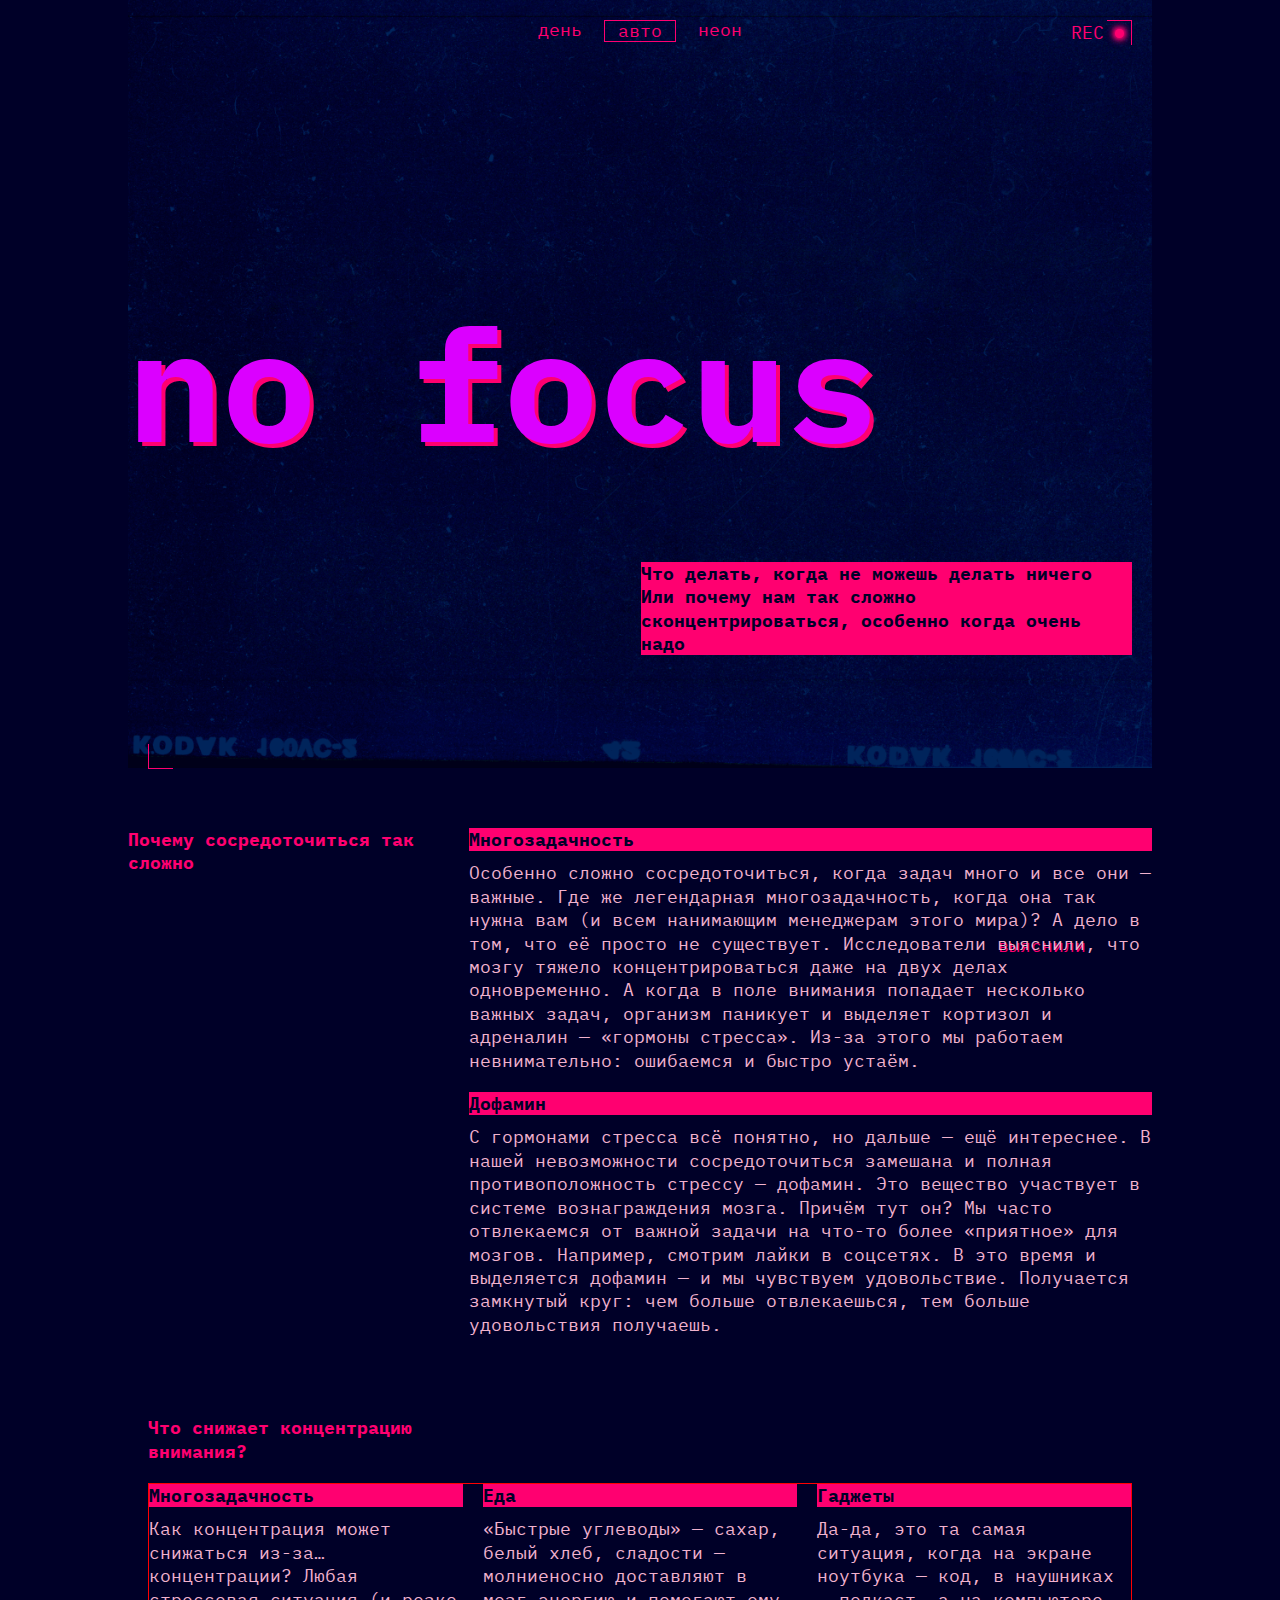
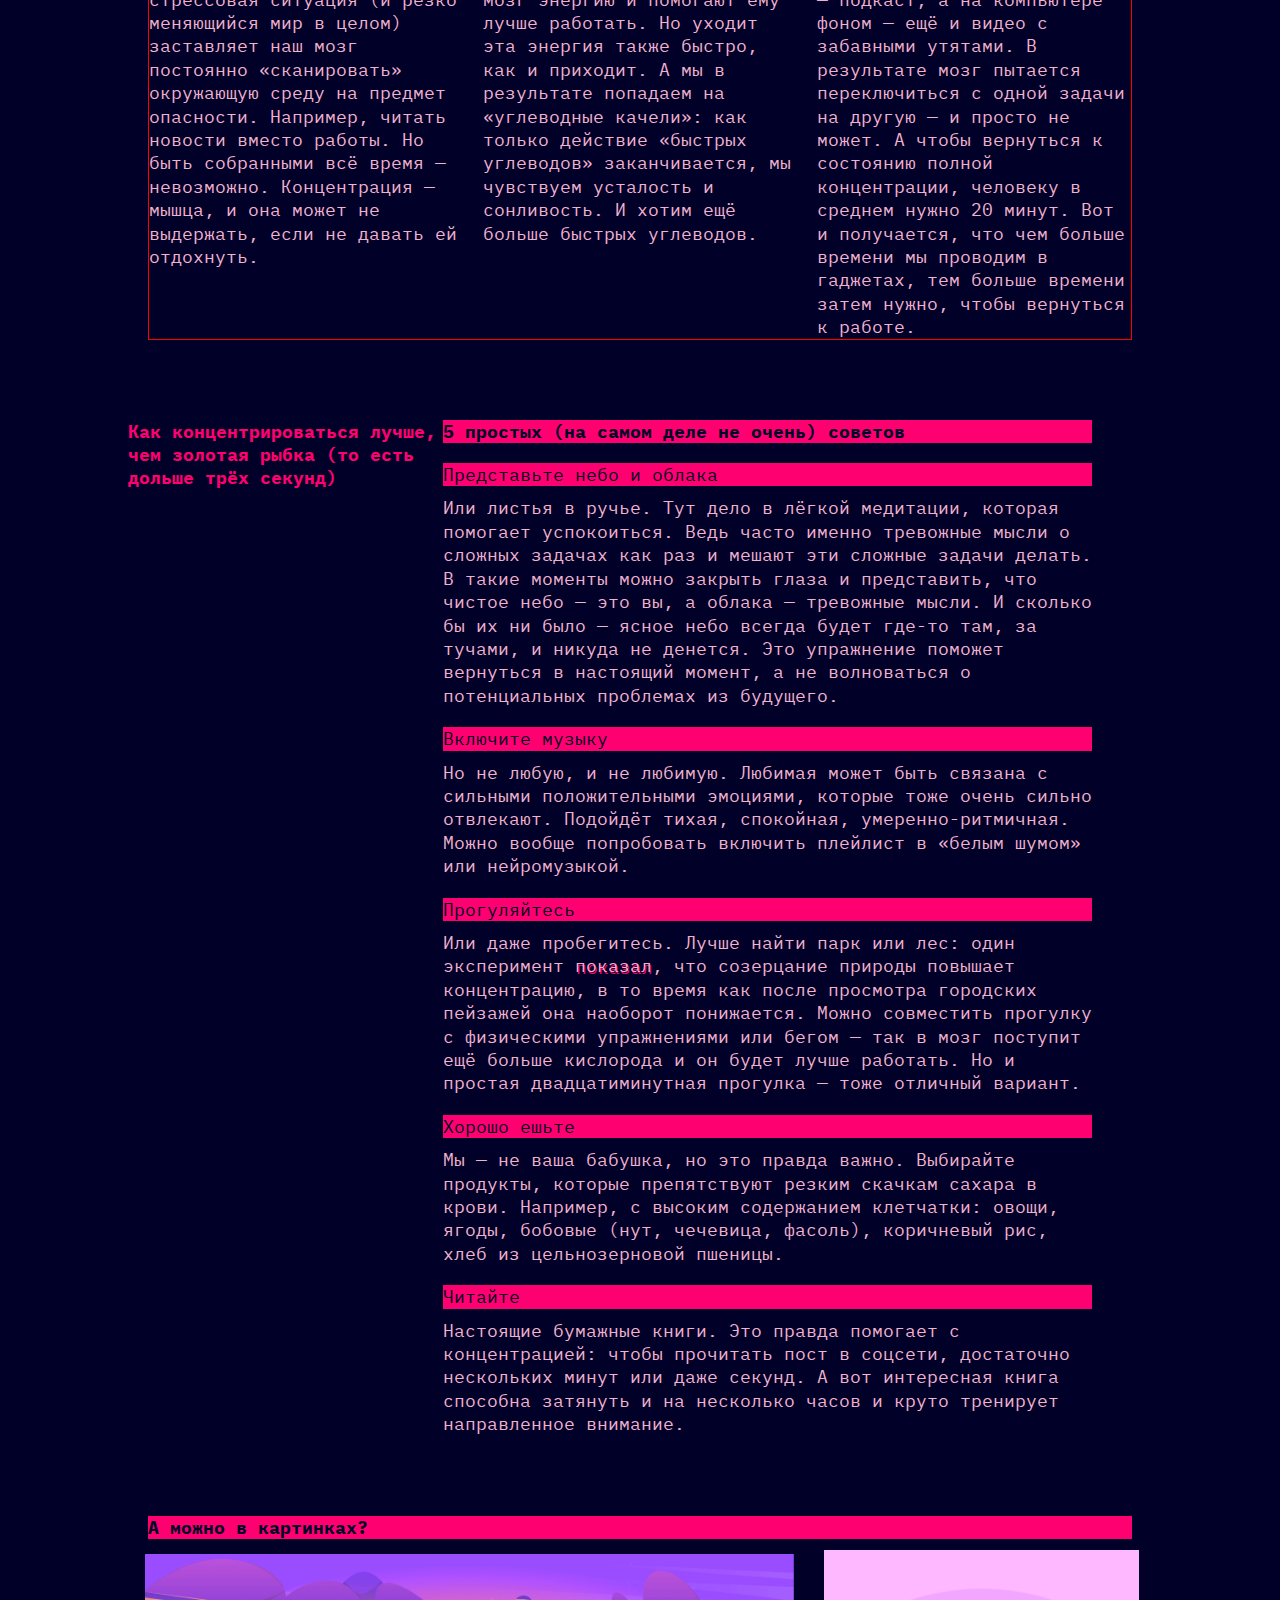
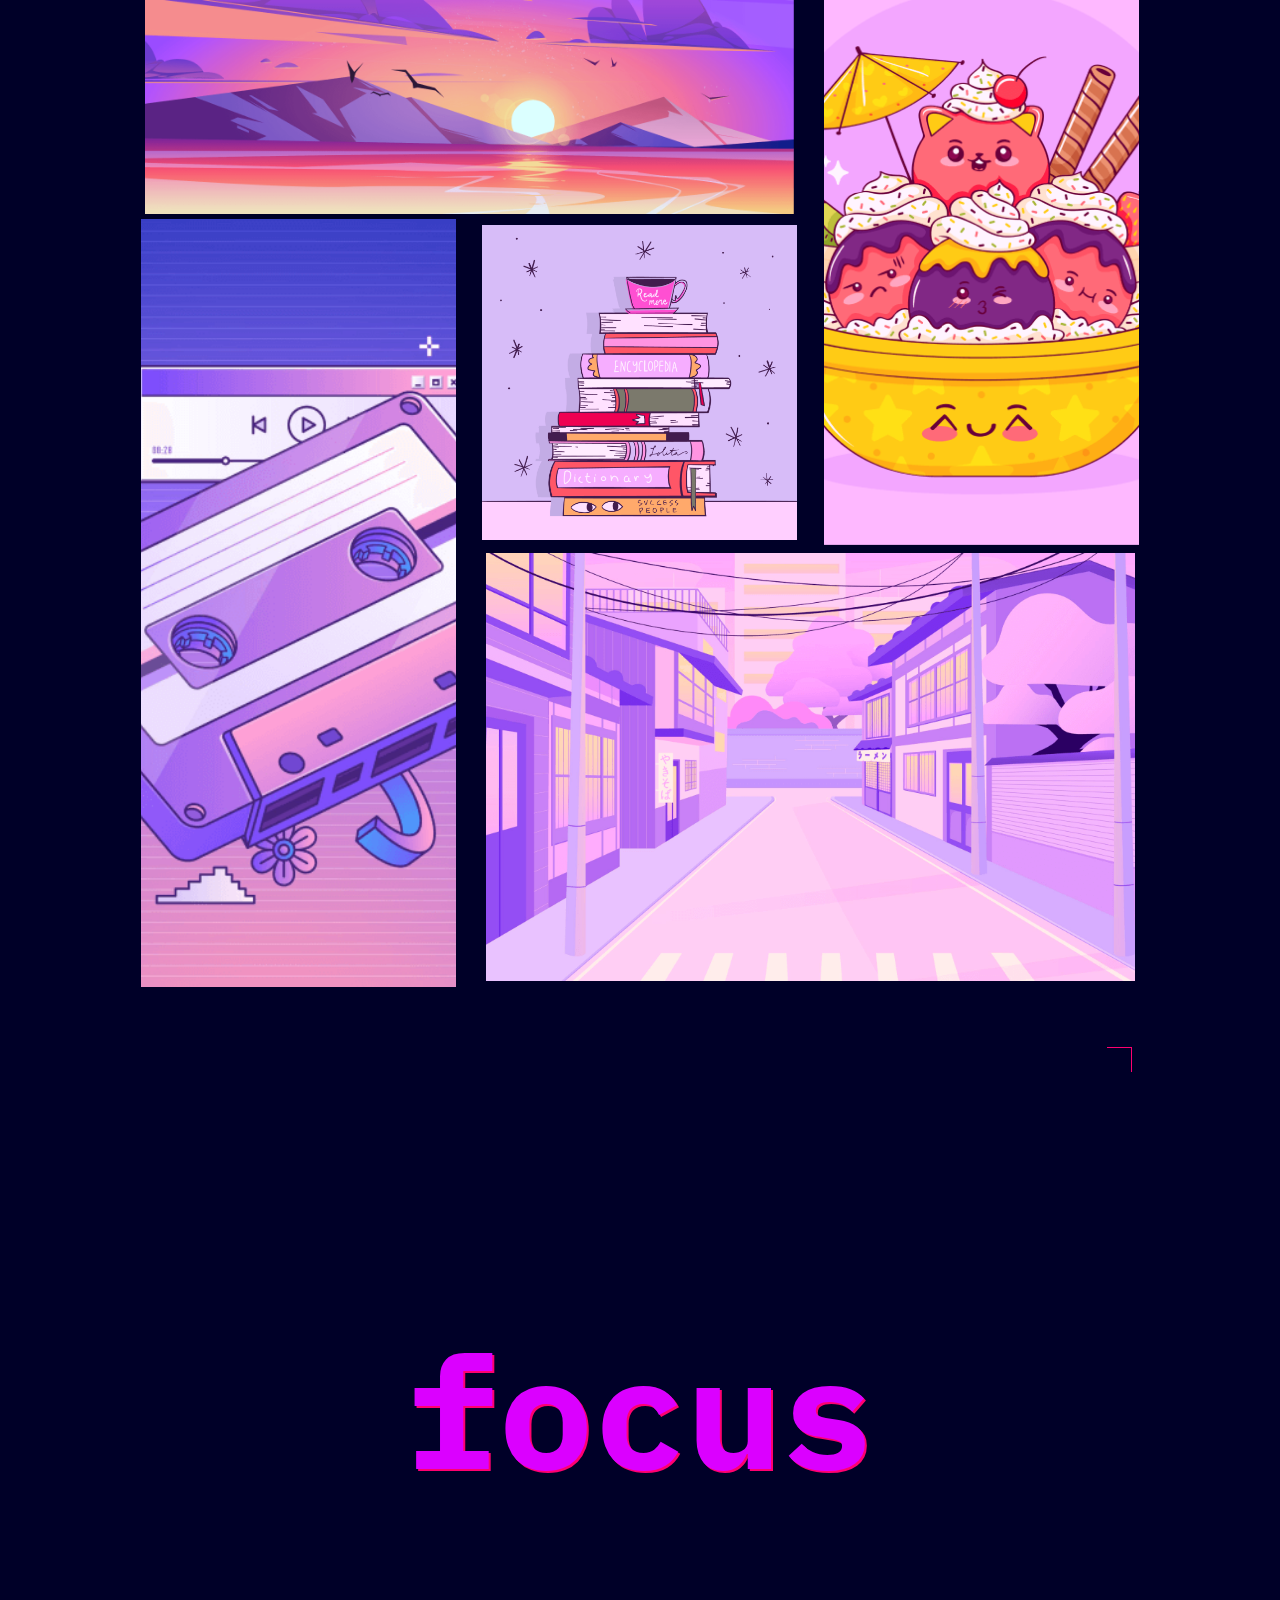
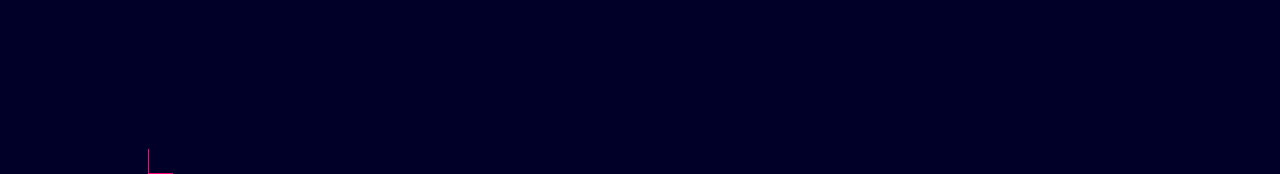
<file: index.html>
<!DOCTYPE html>
<html lang="ru">
  <head>
    <meta charset="UTF-8" />
    <meta http-equiv="X-UA-Compatible" content="IE=edge" />
    <meta name="viewport" content="width=device-width, initial-scale=1.0" />
    <meta name="color-scheme" content="dark light" />
    <title>Сложно сосредоточиться</title>
    <link rel="stylesheet" type="text/css" href="styles/variables.css" />
    <link rel="stylesheet" type="text/css" href="fonts/fonts.css" />
    <link rel="stylesheet" type="text/css" href="styles/globals.css" />
    <link rel="stylesheet" type="text/css" href="styles/style.css" />
    <link rel="stylesheet" type="text/css" href="styles/light.css" />
    <link rel="stylesheet" type="text/css" href="styles/dark.css" />
  </head>
  <body class="page">
    <header class="header decorated-zone">
      <div class="header__flex">
        <div class="header__pharos">
          <h4 class="header__rec">rec</h4>
          <span class="header__span-border">
            <span class="header__span-circle"> </span>
          </span>
        </div>
        <nav class="header__theme-menu">
          <ul class="header__theme-menu-list">
            <li class="header__theme-menu-item">
              <button
                class="header__theme-menu-button header__theme-menu-button_type_light"
              >
                День
              </button>
            </li>
            <li class="header__theme-menu-item">
              <button
                class="header__theme-menu-button header__theme-menu-button_active header__theme-menu-button_type_auto"
                disabled
              >
                Авто
              </button>
            </li>
            <li class="header__theme-menu-item">
              <button
                class="header__theme-menu-button header__theme-menu-button_type_dark"
              >
                Неон
              </button>
            </li>
          </ul>
        </nav>
      </div>
      <h1 class="header__title">no focus</h1>
      <p class="header__text">
        Что делать, когда не можешь делать ничего Или почему нам так сложно
        сконцентрироваться, особенно когда очень надо
      </p>
      <span class="header__angle"></span>
    </header>
    <!--________________________________________________________________________-->
    <main class="main">
      <section class="focus">
        <h3 class="article-title">Почему сосредоточиться так сложно</h3>
        <div class="focus__articles">
          <article class="article">
            <h4 class="article__title">Многозадачность</h4>
            <p class="article__text">
              Особенно сложно сосредоточиться, когда задач много и все они —
              важные. Где же легендарная многозадачность, когда она так нужна
              вам (и всем нанимающим менеджерам этого мира)? А дело в том, что
              её просто не существует. Исследователи
              <a
                class="article-link"
                href="https://yandex.ru/maps/org/biblioteka_225/1716525338/?l=stv%2Csta&ll=37.616245%2C55.839541&panorama%5Bair%5D=true&panorama%5Bdirection%5D=169.964216%2C-8.838208&panorama%5Bfull%5D=true&panorama%5Bid%5D=1254716368_625551551_23_1635334995&panorama%5Bpoint%5D=30.338222%2C60.005183&panorama%5Bspan%5D=81.823771%2C60.000000&z=13"
              >
                выяснили</a
              >, что мозгу тяжело концентрироваться даже на двух делах
              одновременно. А когда в поле внимания попадает несколько важных
              задач, организм паникует и выделяет кортизол и адреналин —
              «гормоны стресса». Из-за этого мы работаем невнимательно:
              ошибаемся и быстро устаём.
            </p>
          </article>
          <article class="article">
            <h4 class="article__title">Дофамин</h4>
            <p class="article__text">
              С гормонами стресса всё понятно, но дальше — ещё интереснее. В
              нашей невозможности сосредоточиться замешана и полная
              противоположность стрессу — дофамин. Это вещество участвует в
              системе вознаграждения мозга. Причём тут он? Мы часто отвлекаемся
              от важной задачи на что-то более «приятное» для мозгов. Например,
              смотрим лайки в соцсетях. В это время и выделяется дофамин — и мы
              чувствуем удовольствие. Получается замкнутый круг: чем больше
              отвлекаешься, тем больше удовольствия получаешь.
            </p>
          </article>
        </div>
      </section>
      <!--________________________________________________________________________-->

      <section class="concentration">
        <h3 class="article-title">Что снижает концентрацию внимания?</h3>
        <div class="three-article">
          <article class="article">
            <h4 class="article__title">Многозадачность</h4>
            <p class="article__text">
              Как концентрация может снижаться из-за… концентрации? Любая
              стрессовая ситуация (и резко меняющийся мир в целом) заставляет
              наш мозг постоянно «сканировать» окружающую среду на предмет
              опасности. Например, читать новости вместо работы. Но быть
              собранными всё время — невозможно. Концентрация — мышца, и она
              может не выдержать, если не давать ей отдохнуть.
            </p>
          </article>

          <article class="article">
            <h4 class="article__title">Еда</h4>
            <p class="article__text">
              «Быстрые углеводы» — сахар, белый хлеб, сладости — молниеносно
              доставляют в мозг энергию и помогают ему лучше работать. Но уходит
              эта энергия также быстро, как и приходит. А мы в результате
              попадаем на «углеводные качели»: как только действие «быстрых
              углеводов» заканчивается, мы чувствуем усталость и сонливость. И
              хотим ещё больше быстрых углеводов.
            </p>
          </article>

          <article class="article">
            <h4 class="article__title">Гаджеты</h4>
            <p class="article__text">
              Да-да, это та самая ситуация, когда на экране ноутбука — код, в
              наушниках — подкаст, а на компьютере фоном — ещё и видео с
              забавными утятами. В результате мозг пытается переключиться с
              одной задачи на другую — и просто не может. А чтобы вернуться к
              состоянию полной концентрации, человеку в среднем нужно 20 минут.
              Вот и получается, что чем больше времени мы проводим в гаджетах,
              тем больше времени затем нужно, чтобы вернуться к работе.
            </p>
          </article>
        </div>
      </section>
      <!--________________________________________________________________________-->

      <section class="advice">
        <h3 class="article-title">
          Как концентрироваться лучше, чем золотая рыбка (то есть дольше трёх
          секунд)
        </h3>
        <div class="advice__right">
          <h4 class="article__title no-top-margin">
            5 простых (на самом деле не очень) советов
          </h4>
          <div class="five-article">
            <article class="article">
              <h4 class="article__title">Представьте небо и облака</h4>
              <p class="article__text">
                Или листья в ручье. Тут дело в лёгкой медитации, которая
                помогает успокоиться. Ведь часто именно тревожные мысли о
                сложных задачах как раз и мешают эти сложные задачи делать. В
                такие моменты можно закрыть глаза и представить, что чистое небо
                — это вы, а облака — тревожные мысли. И сколько бы их ни было —
                ясное небо всегда будет где-то там, за тучами, и никуда не
                денется. Это упражнение поможет вернуться в настоящий момент, а
                не волноваться о потенциальных проблемах из будущего.
              </p>
            </article>
            <article class="article">
              <h4 class="article__title">Включите музыку</h4>
              <p class="article__text">
                Но не любую, и не любимую. Любимая может быть связана с сильными
                положительными эмоциями, которые тоже очень сильно отвлекают.
                Подойдёт тихая, спокойная, умеренно-ритмичная. Можно вообще
                попробовать включить плейлист в «белым шумом» или нейромузыкой.
              </p>
            </article>
            <article class="article">
              <h4 class="article__title">Прогуляйтесь</h4>
              <p class="article__text">
                Или даже пробегитесь. Лучше найти парк или лес: один эксперимент
                <a
                  class="article-link"
                  href="https://yandex.ru/maps/org/biblioteka_225/1716525338/?l=stv%2Csta&ll=37.616245%2C55.839541&panorama%5Bair%5D=true&panorama%5Bdirection%5D=169.964216%2C-8.838208&panorama%5Bfull%5D=true&panorama%5Bid%5D=1254716368_625551551_23_1635334995&panorama%5Bpoint%5D=30.338222%2C60.005183&panorama%5Bspan%5D=81.823771%2C60.000000&z=13"
                  >показал</a
                >, что созерцание природы повышает концентрацию, в то время как
                после просмотра городских пейзажей она наоборот понижается.
                Можно совместить прогулку с физическими упражнениями или бегом —
                так в мозг поступит ещё больше кислорода и он будет лучше
                работать. Но и простая двадцатиминутная прогулка — тоже отличный
                вариант.
              </p>
            </article>
            <article class="article">
              <h4 class="article__title">Хорошо ешьте</h4>
              <p class="article__text">
                Мы — не ваша бабушка, но это правда важно. Выбирайте продукты,
                которые препятствуют резким скачкам сахара в крови. Например, с
                высоким содержанием клетчатки: овощи, ягоды, бобовые (нут,
                чечевица, фасоль), коричневый рис, хлеб из цельнозерновой
                пшеницы.
              </p>
            </article>
            <article class="article">
              <h4 class="article__title">Читайте</h4>
              <p class="article__text">
                Настоящие бумажные книги. Это правда помогает с концентрацией:
                чтобы прочитать пост в соцсети, достаточно нескольких минут или
                даже секунд. А вот интересная книга способна затянуть и на
                несколько часов и круто тренирует направленное внимание.
              </p>
            </article>
          </div>
        </div>
      </section>

      <!-- ________________________________________________________________________-->

      <section class="gallery">
        <h3 class="article__title">А можно в картинках?</h3>
        <div class="gallery__content">
          <img
            src="images/sunset.png"
            alt="горы"
            class="gallery__content-img img1"
            loading="lazy"
          />
          <img
            src="images/ice-cream.png"
            alt="мороженное"
            class="gallery__content-img img2"
            loading="lazy"
          />
          <img
            src="images/tape.png"
            alt="кассеты"
            class="gallery__content-img img3"
            loading="lazy"
          />
          <img
            src="images/books.png"
            alt="книги"
            class="gallery__content-img img4"
            loading="lazy"
          />
          <img
            src="images/street.png"
            alt="улица"
            class="gallery__content-img img5"
            loading="lazy"
          />
        </div>
      </section>
    </main>

    <!--________________________________________________________________________-->

    <footer class="footer">
      <span class="footer__angle-right-top"></span>
      <h2 class="footer__title">focus</h2>
      <span class="footer__angle-left-bottom"></span>
    </footer>
    <script src="./scripts/script.js"></script>
  </body>
</html>
</file>
<file: styles/variables.css>
:root {
  --buttons-color: #ff0070;
  --color-red: #ff0070;
  --theme-backgraund: #000028;
  --texts-color: #f1b2ce;
  --title-color: #db00ff;
  --subtitle-color: #000028;
  --article-title: var(--buttons-color);
  --corners: var(--buttons-color);
  --background-image: url(../images/cover-image-dark.png);
  --opacity: 1;
}
</file>
<file: fonts/fonts.css>
@font-face {
  font-family: 'IBM Plex mono';
  src: url(./IBMPlexMono-Regular.woff) format('woff');
  font-weight: normal;
  font-display: swap;
}

@font-face {
  font-family: 'IBM Plex mono';
  src: url(./IBMPlexMono-Bold.woff) format('woff');
  font-weight: bold;
  font-display: swap;
}
</file>
<file: styles/globals.css>
/* Глобальные стили для проекта, их можно дополнять и менять по желанию */

*,
*::before,
*::after {
  box-sizing: border-box;
}

body {
  min-inline-size: 375px;
  max-inline-size: 1440px;
  margin: 0 auto;
  font-family: "IBM Plex mono";
  font-weight: normal;
  background: var(--theme-backgraund);
}

h1,
h2,
h3,
h4,
h5,
h6,
p {
  margin: 0;
}

ul {
  margin: 0;
  padding: 0;
  list-style: none;
}

picture {
  margin: 0;
  padding: 0;
}

button,
a {
  color: currentColor;
  font-family: inherit;
  font-size: inherit;
  line-height: inherit;
}
</file>
<file: styles/style.css>
/* Основные стили проекта. Это стили для темы, которую вы верстаете первой. */

header {
  width: 1024px;
  height: 768px;
  position: relative;
  margin-bottom: 20px;
  margin: auto;
}
.decorated-zone {
  background: var(--background-image);
  background-size: cover;
  background-position: -103px;
}
.header__flex {
  display: flex;
  justify-content: flex-start;
  flex-direction: row-reverse;
}
.header__pharos {
  width: 61px;
  height: 26px;
  display: flex;
  justify-content: space-between;
  margin-left: 316px;
  margin-top: 20px;
  margin-right: 20px;
}
.header__rec {
  color: var(--color-red);
  font-size: 18px;
  font-weight: 400;
  line-height: 25px;
  text-transform: uppercase;
  opacity: var(--opacity);
}
.header__span-border {
  width: 25px;
  height: 25px;
  border-top: 1px solid var(--corners);
  border-right: 1px solid var(--corners);
  display: block;
  display: flex;
  justify-content: center;
  align-items: center;
}
.header__span-circle {
  box-shadow: 0 0 10px var(--color-red), 0 0 8px var(--color-red),
    0 0 6px var(--color-red), 0 0 4px var(--color-red);
  width: 9px;
  height: 9px;
  border-radius: 50%;
  background-color: var(--color-red);
  display: block;
  opacity: var(--opacity);
}
.header__theme-menu {
  width: 230px;
  height: 26px;
  margin-top: 20px;
}
.header__theme-menu-button_active {
  pointer-events: none;
}
.header__theme-menu-list {
  display: flex;
  justify-content: space-between;
}
.header__title {
  color: var(--title-color);
  text-shadow: 4px 4px 0px #ff0070;
  font-size: 157px;
  font-weight: 700;
  line-height: 82.5%;
  margin-bottom: 114px;
  margin-top: 273px;
}
.header__text {
  background: var(--color-red);
  color: var(--subtitle-color);
  width: 491px;
  font-size: 18px;
  font-weight: 700;
  line-height: 23.4px;
  margin-bottom: 89px;
  margin-left: 513px;
}
.header__theme-menu-button {
  text-align: center;
  font-size: 18px;
  font-weight: 400;
  line-height: 18px;
  background: none;
  color: var(--buttons-color);
  text-transform: lowercase;
  border: none;
  padding-left: 13px;
  padding-right: 13px;
}
.header__theme-menu-button_active {
  /* не работает */
  border: 1px solid var(--buttons-color);
}
.header__theme-menu-button:hover {
  border: 1px solid var(--buttons-color);
}
.header__theme-menu-button:focus {
  border-bottom: 1px solid var(--buttons-color);
  text-decoration: none;
  outline: none;
}
.header__angle {
  margin-left: 20px;
  width: 25px;
  height: 25px;
  border-left: 1px solid var(--corners);
  border-bottom: 1px solid var(--corners);
  display: block;
}
/*______________________________________________________________________________*/

.focus {
  margin: auto;
  margin-top: 60px;
  margin-bottom: 80px;
  width: 1024px;
  display: grid;
  grid-template-columns: 1fr 2fr;
  grid-template-rows: 1fr;
}
.article-title {
  color: var(--article-title);
  font-size: 18px;
  font-weight: 700;
  line-height: 23.4px; /* 130% */
}
.article__title {
  color: var(--subtitle-color);
  font-size: 18px;
  font-weight: 700;
  line-height: 23.4px; /* 130% */
  background: var(--color-red);
  margin-bottom: 10px;
}
.article__text {
  color: var(--texts-color);
  font-size: 18px;
  font-weight: 400;
  line-height: 23.4px; /* 130% */
}
.focus .article:first-child {
  margin-bottom: 20px;
}
.article-link {
  color: var(--text-color);
  text-shadow: 1px 1.5px 0px var(--color-red);
  text-decoration: none;
}
.article-link:hover {
  border-bottom: 1px solid;
  border-color: var(--text-color--);
}
.article-link:focus {
  border: 1px solid;
  border-color: var(--text-color--);
  border-radius: 0px;
  outline: none;
}
/*______________________________________________________________________________*/
.concentration {
  margin: auto;
  width: 984px;
}
.three-article {
  margin-top: 20px;
  width: 984px;
  border: 1px solid red;
  display: grid;
  grid-template-columns: 1fr 1fr 1fr;
  grid-template-rows: 1fr;
  column-gap: 20px;
}
.concentration .article-title {
  width: 315px;
}
/*______________________________________________________________________________*/
.advice {
  width: 1024px;
  margin: auto;
  display: flex;
  margin-top: 80px;
}
.advice .article-title {
  width: 315px;
}
.advice .article__title {
  margin-top: 20px;
  font-weight: 400;
}
.advice .no-top-margin {
  margin-top: 0;
  font-weight: 700;
}
.advice .article {
  width: 649px;
}
/*______________________________________________________________________________*/
.gallery {
  width: 1024px;
  margin: auto;
  margin-top: 80px;
  margin-bottom: 60px;
}
.gallery .article__title {
  margin-left: 20px;
  margin-right: 20px;
}
.gallery__content {
  width: 1024px;
  display: grid;
  grid-template-areas:
    "img1 img1 img2"
    "img3 img4 img2"
    "img3 img5 img5";
}
.img1 {
  width: 649px;
  height: 260px;
  grid-area: img1;
  margin: auto;
}
.img2 {
  width: 315px;
  height: 595px;
  grid-area: img2;
  margin: auto;
}
.img3 {
  width: 315px;
  height: 768px;
  grid-area: img3;
  margin: auto;
}
.img4 {
  width: 315px;
  height: 315px;
  grid-area: img4;
  margin: auto;
}
.img5 {
  width: 649px;
  height: 428px;
  grid-area: img5;
  margin: auto;
}
.gallery__content-img {
  object-fit: cover;
}
/*______________________________________________________________________________*/
.footer {
  width: 1024px;
  margin: auto;
}
.footer__angle-right-top {
  width: 25px;
  height: 25px;
  margin-top: 20px;
  margin-left: 979px;
  border-right: 1px solid var(--corners);
  border-top: 1px solid var(--corners);
  margin-right: 20px;
  display: block;
}
.footer__angle-left-bottom {
  margin-left: 20px;
  width: 25px;
  height: 25px;
  border-left: 1px solid var(--corners);
  border-bottom: 1px solid var(--corners);
  display: block;
}
.footer__title {
  margin-top: 274px;
  margin-bottom: 274px;
  margin-left: 277px;
  color: var(--title-color);
  text-shadow: 2px 2px 0px var(--color-red);
  font-size: 157px;
  font-weight: 700;
  line-height: 82.5%; /* 129.525px */
}
/*____________________МЕДИА ЗАПРОС_______ПЛАНШЕТ___________________________________________________*/
@media (min-width: 768px) and (max-width: 1023px) {
  .page {
    width: 768px;
  }
  .main {
    width: 768px;
  }
  .header {
    width: 768px;
    height: 1024px;
  }
  .header__text {
    width: 364px;
    margin-left: 384px;
    margin-bottom: 108px;
  }
  .header__title {
    font-size: 120px;
    margin-top: 422px;
    margin-bottom: 163px;
  }
  .header__flex {
    flex-direction: column;
    align-items: flex-end;
  }
  .header__theme-menu-list {
    flex-direction: column;
    align-items: flex-end;
    margin-top: 126px;
    margin-right: 20px;
  }
  .header__theme-menu-item {
    margin-top: 13px;
  }
  .header__theme-menu-item:first-child {
    margin-top: 0;
  }
  .focus {
    width: 768px;
    height: 648px;
  }
  .concentration {
    width: 768px;
    height: 675px;
  }
  .three-article {
    margin-top: 20px;
    width: 768px;
    grid-template-columns: 1fr;
    grid-template-rows: 1fr 1fr 1fr;
  }
  .advice {
    width: 768px;
    height: 1296px;
  }
  .advice .article-title {
    width: 315px;
  }
  .advice .article__title {
    width: 472px;
    margin-top: 20px;
    font-weight: 400;
  }
  .advice .no-top-margin {
    margin-top: 0;
    font-weight: 700;
  }
  .advice .article {
    width: 472px;
  }
  .gallery {
    width: 768px;
  }
  .gallery__content {
    width: 728px;
    height: 780px;
    margin: auto;
  }
  .img1 {
    width: 479px;
    height: 192px;
  }
  .img2 {
    width: 229px;
    height: 441px;
  }
  .img3 {
    width: 229px;
    height: 568px;
  }
  .img4 {
    width: 230px;
    height: 230px;
  }
  .img5 {
    width: 479px;
    height: 318px;
  }
  .footer {
    width: 768px;
    height: 1024px;
  }
  .footer__angle-right-top {
    margin-left: 723px;
  }
  .footer__title {
    font-size: 120px;
    margin-left: 204px;
    margin-top: 418px;
    margin-bottom: 417px;
  }
}

/*____________________МЕДИА ЗАПРОС__________________________________________________________*/
@media (min-width: 0) and (max-width: 767px) {
  .header {
    width: 375px;
    height: 668px;
    background-size: auto;
  }
  .header__text {
    width: 355px;
    margin: auto;
    margin-bottom: 31px;
  }
  .header__title {
    font-size: 116px;
    width: 355px;
    margin: auto;
    margin-top: 168px;
    margin-bottom: 55px;
  }
  .header__flex {
    flex-direction: column;
    align-items: flex-end;
  }
  .header__theme-menu-list {
    flex-direction: column;
    align-items: flex-end;
    margin-top: 30px;
    margin-right: 10px;
  }
  .header__theme-menu-item {
    margin-top: 13px;
  }
  .header__theme-menu-item:first-child {
    margin-top: 0;
  }

  .header__angle {
    margin-left: 10px;
  }
  .header__pharos {
    margin-top: 10px;
    margin-right: 10px;
  }
  .main {
    width: 375px;
    margin: auto;
  }
  .focus {
    width: 375px;
    display: flex;
    flex-direction: column;
  }

  .article__title {
    margin-top: 20px;
    margin-bottom: 10px;
  }
  .article__text {
    color: var(--texts-color);
    font-size: 18px;
    font-weight: 400;
    line-height: 23.4px; /* 130% */
  }
  .focus .article:first-child {
    margin-bottom: 20px;
  }
  .concentration {
    width: 375px;
  }
  .three-article {
    margin-top: 20px;
    margin: auto;
    width: 355px;
    grid-template-columns: 1fr;
    grid-template-rows: 1fr 1fr 1fr;
  }

  .advice {
    width: 375px;
    display: flex;
    flex-direction: column;
  }
  .advice .article-title {
    width: 355px;
    margin: auto;
    margin-top: 20px;
  }
  .advice .article__title {
    width: 355px;
    margin: auto;
    margin-top: 20px;
    margin-bottom: 10px;
  }
  .advice .article {
    width: 355px;
    margin: auto;
    margin-top: 20px;
  }
  .gallery {
    width: 375px;
  }
  .gallery__content {
    width: 375px;
    display: flex;
    flex-direction: column;
  }
  .gallery .article__title {
    margin-bottom: 0;
  }
  .gallery__content-img {
    margin-top: 10px;
  }
  .img1 {
    width: 355px;
    height: 142px;
  }
  .img2 {
    width: 355px;
    height: 355px;
  }
  .img3 {
    width: 355px;
    height: 237px;
  }
  .img4 {
    width: 355px;
    height: 355px;
  }
  .img5 {
    width: 355px;
    height: 237px;
  }

  .footer {
    width: 375px;
  }
  .footer__angle-right-top {
    margin-top: 10px;
    margin-left: 340px;
  }
  .footer__title {
    margin-top: 251px;
    margin-bottom: 250px;
    font-size: 120px;
    margin-left: 14px;
    margin-bottom: 417px;
  }
  .footer__angle-left-bottom {
    margin-bottom: 10px;
    margin-left: 10px;
  }
}
</file>
<file: styles/light.css>
:root.theme-light {
}
.page.theme_light {
  --buttons-color: #353430;
  --color-red: #ff8dcb;
  --theme-backgraund: #fff1f7;
  --texts-color: #353430;
  --article-title: var(--buttons-color);
  --corners: var(--buttons-color);
  --title-color: #ffc2e6;
  --subtitle-color: #353430;
  --background-image: url(../images/cover-image-light.png);
  --opacity: 0;
}
</file>
<file: styles/dark.css>
.page.theme_dark {
  --color-red: #ff0070;
  --buttons-color: #ff0070;
  --theme-backgraund: #000028;
  --texts-color: #f1b2ce;
  --title-color: #db00ff;
  --article-title: var(--buttons-color);
  --corners: var(--buttons-color);
  --subtitle-color: #000028;
  --background-image: url(../images/cover-image-dark.png);
  --opacity: 1;
}
</file>
